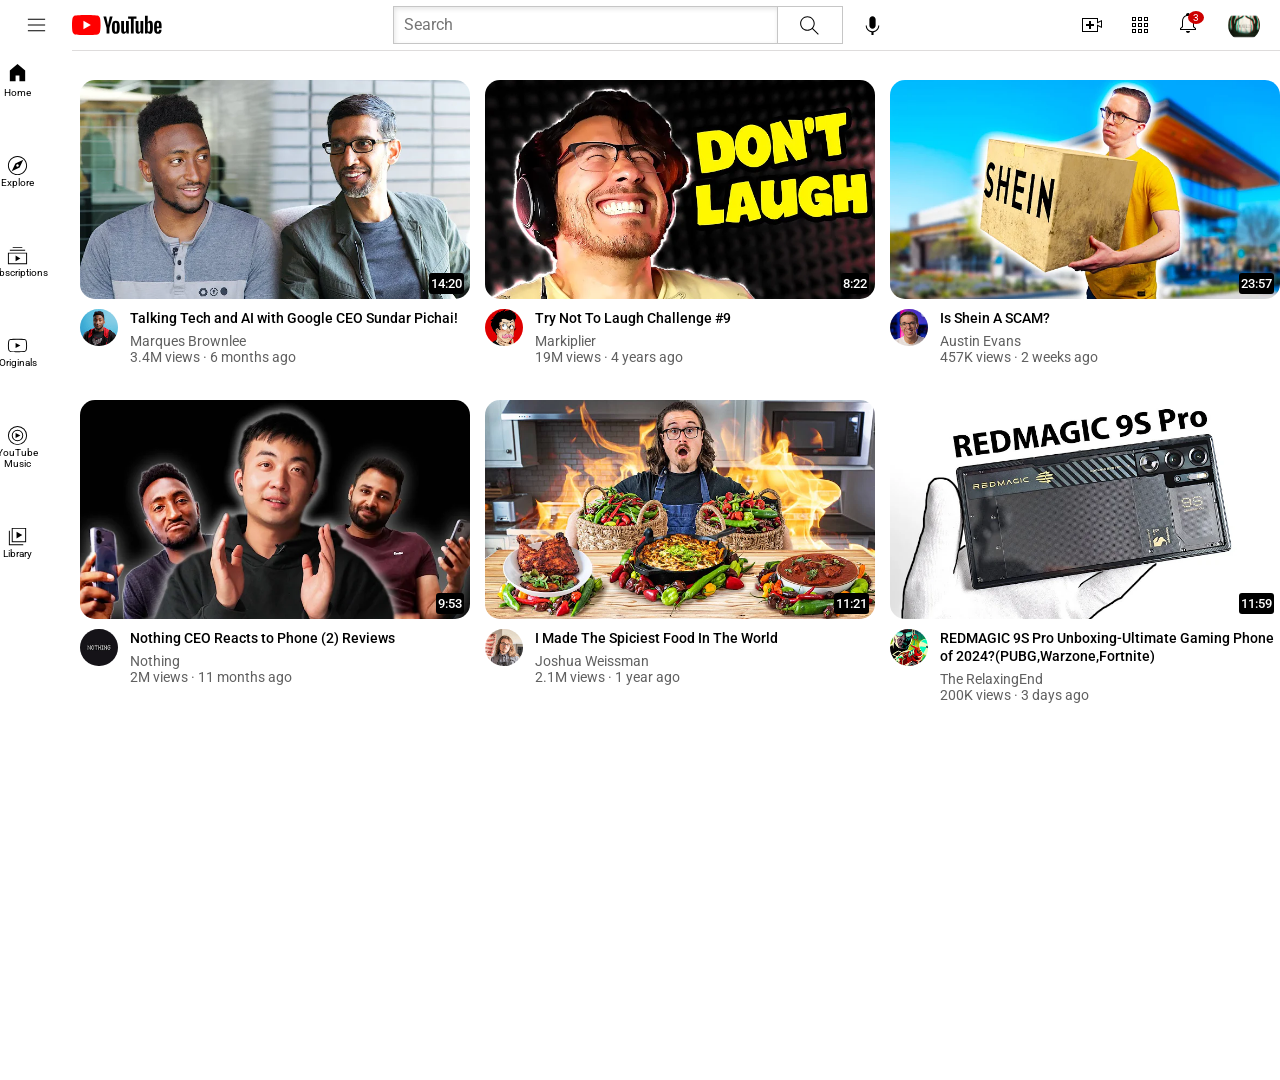
<file: index.html>
<!DOCTYPE html>
<html lang="en">
<head>
  <meta charset="UTF-8">
  <meta name="viewport" content="width=device-width, initial-scale=1.0">
  <title>YouTube</title>
  <link rel="preconnect" href="https://fonts.googleapis.com">
  <link rel="preconnect" href="https://fonts.gstatic.com" crossorigin>
  <link href="https://fonts.googleapis.com/css2?family=Roboto:wght@400;500;700&display=swap" rel="stylesheet">
  <link rel="stylesheet" href="styles/video.css">
  <link rel="stylesheet" href="styles/header.css">
  <link rel="stylesheet" href="styles/general.css">
  <link rel="stylesheet" href="styles/sidebar.css">
</head>
<body>
  <div class="header">
    <div class="left-section">
      <img class="hamburger-menu" src="images/header_images/hamburger-menu.svg">
      <img class="youtube-logo" src="images/header_images/youtube-logo.svg">
    </div>
    <div class="middle-section">
      <input class="search-bar" type="text" placeholder="Search">
      <button class="search-button">
        <img class="search-icon" src="images/header_images/search.svg">
      </button>
      <button class="voice-search-button">
        <img class="voice-search-icon" src="images/header_images/voice-search-icon.svg">
      </button>
    </div>
    <div class="right-section">
      <img class="upload-icon" src="images/header_images/upload.svg">
      <img class="youtube-apps-icon" src="images/header_images/youtube-apps.svg">
      <div class="notifications-button">
        <div class="notifications-count">
          3
        </div>
        <img class="notifications-icon" src="images/header_images/notifications.svg">
      </div>
      <img class="user-icon" src="images/header_images/my-channel-icon.jpg">
    </div>
  </div>
  <div class="sidebar">
    <button class="home-button">
      <div class="home-icon">
        <img src="images/sidebar_images/home-icon.svg">
      </div>
      <div class="text">
        Home
      </div>
    </button>
    <button class="explore-button">
      <img class="explorer-icon" src="images/sidebar_images/explore-icon.svg">
      <div class="text">
        Explore
      </div>
    </button>
    <button class="subscriptions-button">
      <img class="subscriptions-icon" src="images/sidebar_images/subscriptions-icon.svg">
      <div class="text">
        Subscriptions
      </div>
    </button>
    <button class="originals-button">
      <img class="originals-icon" src="images/sidebar_images/originals-icon.svg">
      <div class="text">
        Originals
      </div>
    </button>
    <button class="youtube-music-button">
      <img class="youtube-music-icon" src="images/sidebar_images/youtube-music-icon.svg">
      <div class="text">
        YouTube Music
      </div>
    </button>
    <button class="library-button">
      <img class="library-icon" src="images/sidebar_images/library-icon.svg">
      <div class="text">
        Library
      </div>
    </button>
  </div>
  <div class="video-grid">
    <div class="video-div">
      <div class="image-container">
        <div class="video-time">
          14:20
        </div>
        <img class="image" src="images/thumbnails/thumbnail-1.webp">
      </div>
      <div class="video-info">
        <div class="channel_icon-div">
          <img class="channel" src="images/channel_icons/channel-1.jpeg">
        </div>
        <div class="video-details">
          <p class="video-title">
            Talking Tech and AI with Google CEO Sundar Pichai!
          </p>
          <div class="video-reach">
            <p class="video-creator">
              Marques Brownlee
            </p>
            <p class="video-views">
              3.4M views &#183; 6 months ago
            </p>
          </div>
        </div>
      </div>
    </div>
    <div class="video-div">
      <div class="image-container">
        <div class="video-time">
          8:22
        </div>
        <img class="image" src="images/thumbnails/thumbnail-2.webp">
      </div>
      <div class="video-info">
        <div class="channel_icon-div">
          <img class="channel" src="images/channel_icons/channel-2.jpeg">
        </div>
        <div class="video-details">
          <p class="video-title">
            Try Not To Laugh Challenge #9
          </p>
          <div class="video-reach">
            <p class="video-creator">
              Markiplier
            </p>
            <p class="video-views">
              19M views &#183; 4 years ago
            </p>
          </div>
        </div>
      </div>
    </div>
    <div class="video-div">
      <div class="image-container">
        <div class="video-time">
          23:57
        </div>
        <img class="image" src="images/thumbnails/thumbnail-3.webp">
      </div>
      <div class="video-info">
        <div class="channel_icon-div">
          <img class="channel" src="images/channel_icons/channel-3.jpg">
        </div>
        <div class="video-details">
          <p class="video-title">
            Is Shein A SCAM?
          </p>
          <div class="video-reach">
            <p class="video-creator">
              Austin Evans
            </p>
            <p class="video-views">
              457K views &#183; 2 weeks ago
            </p>
          </div>
        </div>
      </div>
    </div>
    <div class="video-div">
      <div class="image-container">
        <div class="video-time">
          9:53
        </div>
        <img class="image" src="images/thumbnails/thumbnail-4.webp">
      </div>
      <div class="video-info">
        <div class="channel_icon-div">
          <img class="channel" src="images/channel_icons/channel-4.jpg">
        </div>
        <div class="video-details">
          <p class="video-title">
            Nothing CEO Reacts to Phone (2) Reviews
          </p>
          <div class="video-reach">
            <p class="video-creator">
              Nothing
            </p>
            <p class="video-views">
              2M views &#183; 11 months ago
            </p>
          </div>
        </div>
      </div>
    </div>
    <div class="video-div">
      <div class="image-container">
        <div class="video-time">
          11:21
        </div>
        <img class="image" src="images/thumbnails/thumbnail-5.webp">
      </div>
      <div class="video-info">
        <div class="channel_icon-div">
          <img class="channel" src="images/channel_icons/channel-5.jpg">
        </div>
        <div class="video-details">
          <p class="video-title">
            I Made The Spiciest Food In The World
          </p>
          <div class="video-reach">
            <p class="video-creator">
              Joshua Weissman
            </p>
            <p class="video-views">
              2.1M views &#183; 1 year ago
            </p>
          </div>
        </div>
      </div>
    </div>
    <div class="video-div">
      <div class="image-container">
        <div class="video-time">
          11:59
        </div>
        <img class="image" src="images/thumbnails/thumbnail-6.webp">
      </div>
      <div class="video-info">
        <div class="channel_icon-div">
          <img class="channel" src="images/channel_icons/channel-6.jpg">
        </div>
        <div class="video-details">
          <p class="video-title">
            REDMAGIC 9S Pro Unboxing-Ultimate Gaming Phone of 2024?(PUBG,Warzone,Fortnite)
          </p>
          <div class="video-reach">
            <p class="video-creator">
              The RelaxingEnd
            </p>
            <p class="video-views">
              200K views &#183; 3 days ago
            </p>
          </div>
        </div>
      </div>
    </div>
  </div>
</body>

</html>
</file>
<file: styles/video.css>
.video-title {
    font-size: 14px;
    line-height: 18px;
    font-weight: 500;
}

.image-container {
    position: relative;
    z-index: 0;
    .image {
    width: 100%;
    border-radius: 15px;
    }
    padding-bottom: 6px;
}

.video-info {
    display: grid;
    grid-template-columns: 50px 1fr;
    .channel_icon-div {
    .channel {
        width: 75%;
        border-radius: 50%;
    }
    }
}

.video-reach {
    font-size: 14px;
    margin: 0px;
    color: rgb(96, 96, 96);
    
    .video-creator {
    padding-top: 6px;
    margin: 0px;
    }

}

.video-grid{
    display: grid;
    grid-template-columns: 1fr 1fr 1fr;
    column-gap: 15px;
    row-gap: 35px;
}

.video-time{
    font-family: Roboto, Arial;
    position: absolute;
    bottom: 15px;
    font-size: small;
    padding: 2px;
    padding-top: 3px;
    padding-bottom: 3px;
    font-weight: 500;
    right: 6px;
    color: white;
    background-color: black;
    border-radius: 3px;
}
</file>
<file: styles/header.css>
.header{
    height: 50px;
    display: flex;
    justify-content: space-between;
    position: fixed;
    top: 0;
    right: 0;
    left: 0;
    bottom: 50px;
    background-color: white;
    border-bottom-width: 1px;
    border-bottom-style: solid;
    border-bottom-color: rgb(222, 220, 220);
    z-index: 50;
}

.left-section{
    /* width: 150px; */
    display: flex;
    align-items: center;
}

.middle-section{
    flex: 1;
    max-width: 500px;
    margin-left: 78px;
    margin-right: 35px;
    display: flex;
    align-items: center;
}

.right-section{
    width: 180px;
    display: flex;
    align-items: center;
    justify-content: space-between;
    margin-right: 20px;
    flex-shrink: 0;
}

.hamburger-menu{
    height: 23px;
    margin-left: 25px;
    margin-right: 24px;
}

.youtube-logo{
    height: 20px;
}

.search-button{
    /* flex: 1; */
    height: 38px;
    width: 65px;
    border-width: 1px;
    border-style: solid;
    border-left: none;
    border-color: rgb(198, 198, 198);
    background-color: rgb(255, 255, 255);
}

.voice-search-button{
    height: 37px;
    width: 50px;
    border: none;
    background-color: rgb(255, 255, 255);
}

.search-bar{
    height: 34px;
    flex: 1; 
    padding-left: 10px;
    font-size: 16px;
    border-width: 1px;
    border-style: solid;
    border-color: rgb(198, 198, 198);
    box-shadow: inset 1px 2px 5px rgba(0, 0, 0, 0.1);
    width: 0;
}

.search-bar::placeholder{
    font-family: Roboto, Arial;
    font-size: 16px;
}

.search-icon{
    height: 25px;
    margin-top: 4px;
}

.voice-search-icon{
    margin-top: 4px;
    margin-left: 10px;
    width: 25px;
}

.upload-icon{
    height: 24px;
}

.youtube-apps-icon{
    height: 24px;
}

.notifications-icon{
    height: 24px;
}

.user-icon{
    height: 32px;
    border-radius: 50%;

}
.notifications-button{
    position: relative;
    padding-right: 4px;
}

.notifications-count{
    color: white;
    background-color: rgb(205, 0, 0);
    border-radius: 50%;
    position: absolute;
    padding-left: 5px;
    padding-right: 5px;
    padding-top: 1px;
    padding-bottom: 1px;
    font-size: 10px;
    right: 0;
    font-family: Roboto, Arial;
}
</file>
<file: styles/general.css>
p {
    font-family: Roboto, Arial;
    margin-top: 0px;
    margin-bottom: 0px;
}

body{
    margin: 0;
    padding-top: 80px;
    height: 1000px;
    padding-left: 80px;
}
</file>
<file: styles/sidebar.css>
.sidebar{
    display: flex;
    flex-direction:column;
    justify-content: space-between;
    position: fixed;
    z-index: 51;
    left: 0px;
    bottom: 0;
    top: 50px;
    width: 72px;
    height: 500px;
    padding-top: 10px;
    /* margin-left: 10px; */
    background-color: rgb(255, 255, 255);
}
.sidebar>button{
    display: flex;
    flex-direction: column;
    justify-content:end;
    align-items: center;
    border: none;
    width: 35px;
    background-color: white;
}

.home-icon{
    width: 23px;
}

.text{
    font-family: Roboto, Arial;
    font-size: 10px;
}
</file>
